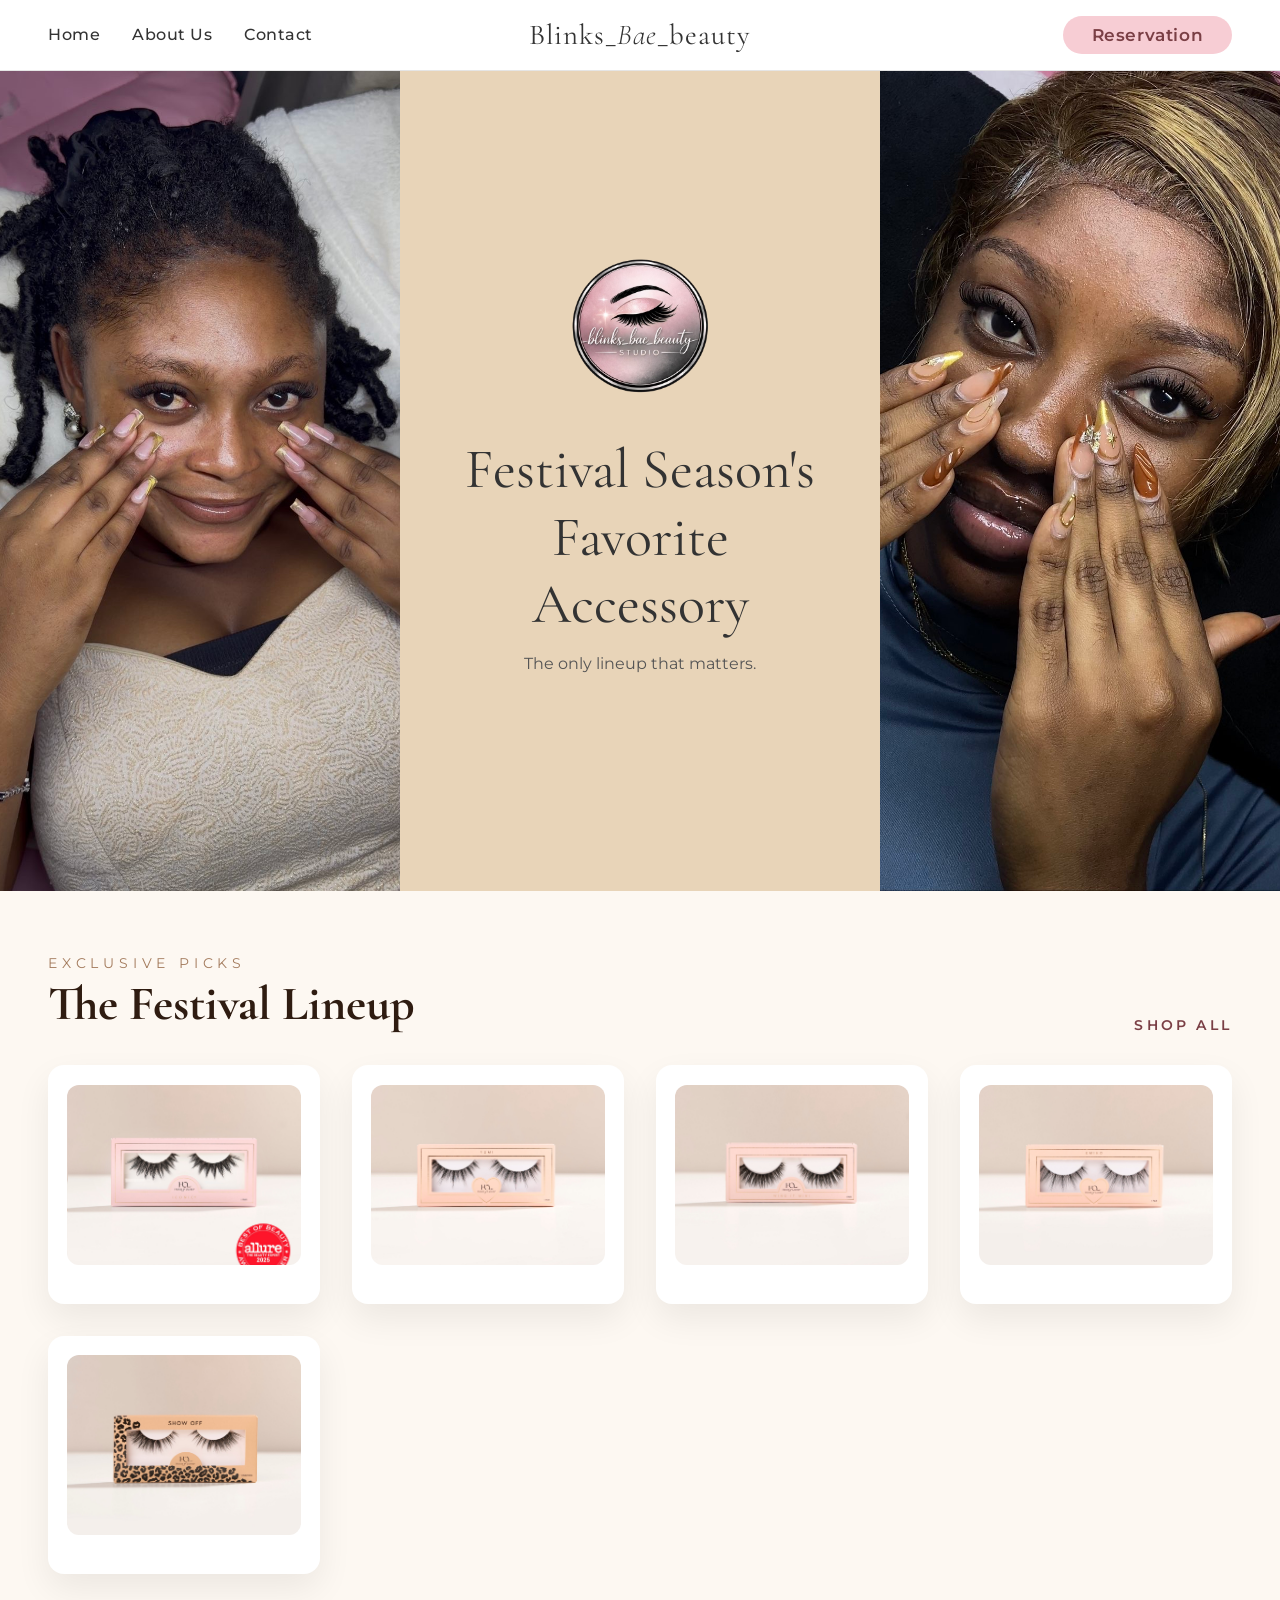
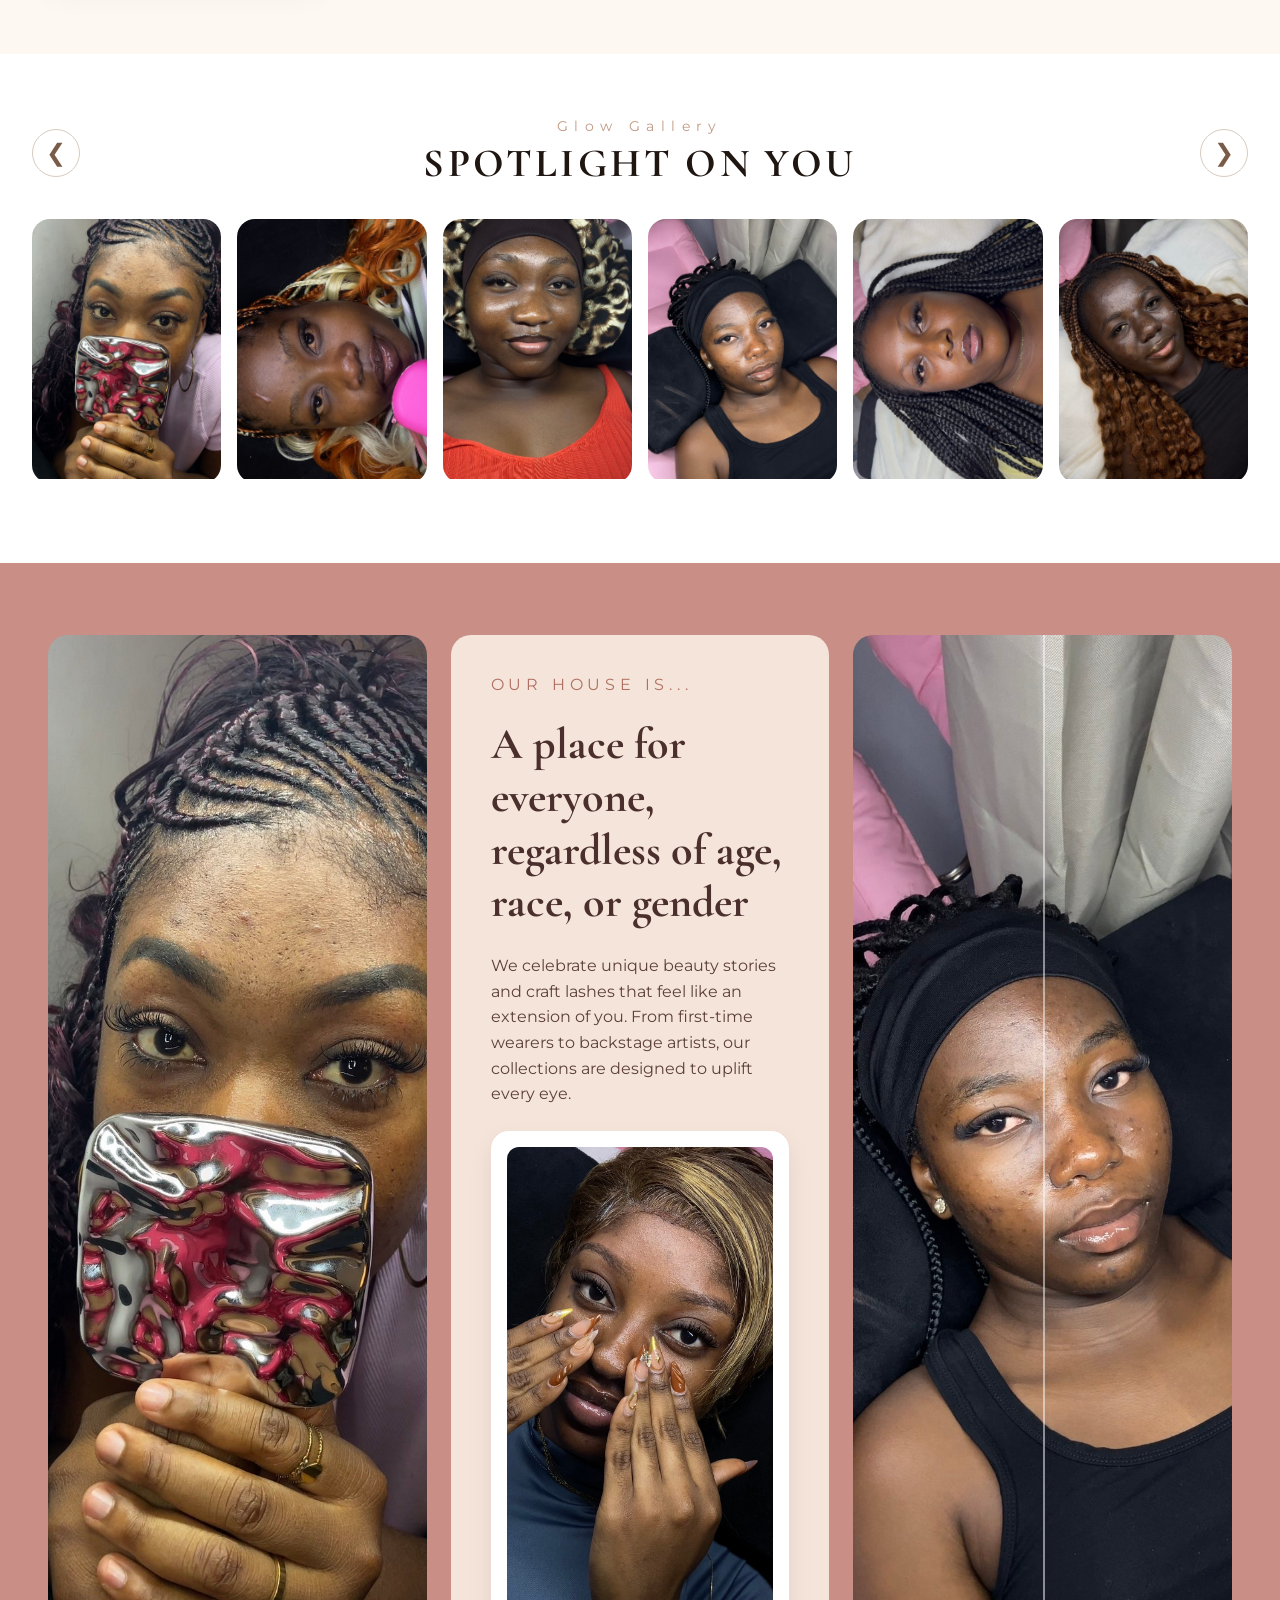
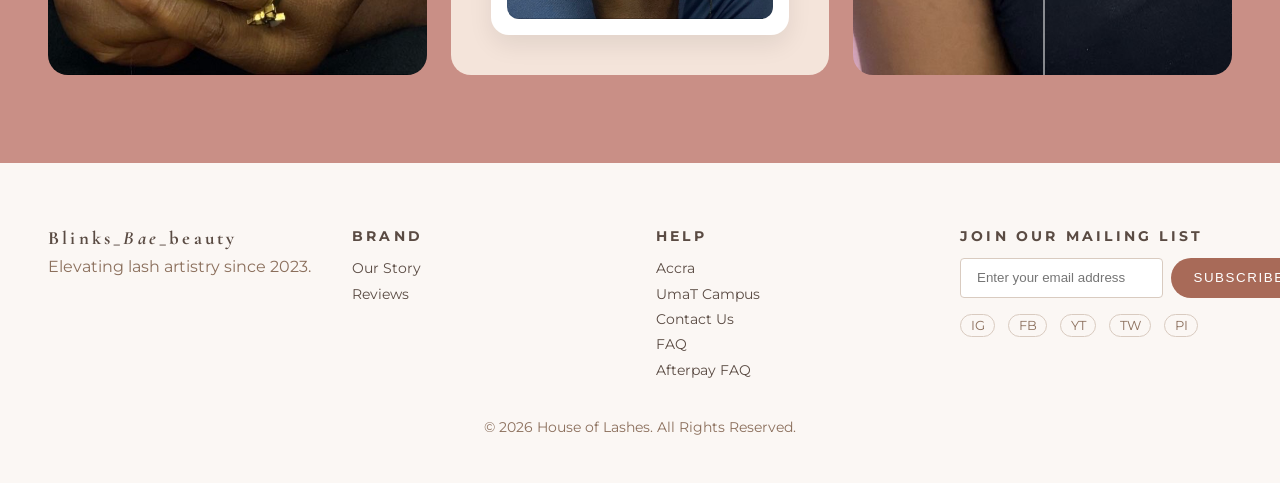
<file: index.html>
<!DOCTYPE html>
<html lang="en">
<head>
    <meta charset="UTF-8">
    <meta name="viewport" content="width=device-width, initial-scale=1.0">
    <title>House of Lashes - Festival Season's Favorite Accessory</title>
    <link rel="sitemap" type="application/xml" href="/sitemap.xml">
    <link rel="stylesheet" href="styles.css">
    <link rel="preconnect" href="https://fonts.googleapis.com">
    <link rel="preconnect" href="https://fonts.gstatic.com" crossorigin>
    <link href="https://fonts.googleapis.com/css2?family=Cormorant+Garamond:wght@300;400;500;600&family=Montserrat:wght@300;400;500;600&display=swap" rel="stylesheet">
</head>
<body>
    <header>
        <nav class="navbar">
            <input type="checkbox" id="nav-toggle" class="nav-toggle" aria-label="Toggle navigation">
            <label class="menu-toggle" for="nav-toggle">
                <span></span>
                <span></span>
                <span></span>
            </label>
            <div class="nav-left">
                <a href="index.html" class="nav-link">Home</a>
                <a href="#our-house" class="nav-link">About Us</a>
                <a href="contact.html" class="nav-link">Contact</a>
                <a href="contact.html#reservation" class="nav-link mobile-reservation">Reservation</a>
            </div>
            <div class="nav-center">
                <a href="index.html" class="logo">
                    <span class="logo-text">Blinks_<span class="logo-of">Bae</span>_beauty</span>
                </a>
            </div>
            <div class="nav-right">
                <a href="contact.html#reservation" class="nav-link reservation-link">Reservation</a>
            </div>
        </nav>
    </header>

    <main>
        <section class="hero">
            <div class="hero-left">
                <img src="img/IMG_2579.JPG" alt="Product showcase" class="hero-left-img">
            </div>
            <div class="hero-center">
                <div class="hero-badge">
                    <img src="img/21.png" alt="Festival feature badge">
                </div>
                <h1 class="hero-title">Festival Season's<br>Favorite Accessory</h1>
                <p class="hero-subtitle">The only lineup that matters.</p>
            </div>
            <div class="hero-right">
                <img src="img/Box.JPG" alt="Product box" class="model-img">
            </div>
        </section>
        <section class="lineup">
            <div class="lineup-header">
                <div>
                    <p class="lineup-kicker">Exclusive Picks</p>
                    <h2 class="lineup-title">The Festival Lineup</h2>
                </div>
                <a href="#" class="shop-all-link">SHOP ALL</a>
            </div>
            <div class="product-grid">
                <article class="product-card">
                    <div class="product-photo">
                        <img src="img/1.jpeg" alt="Iconic lash kit">
                    </div>
                    <div class="product-info">
                    </div>
                </article>
                <article class="product-card">
                    <div class="product-photo">
                        <img src="img/2.jpeg" alt="Clear Lash Glue">
                    </div>
                    <div class="product-info">
                    </div>
                </article>
                <article class="product-card">
                    <div class="product-photo">
                        <img src="img/3.jpeg" alt="Allura Lite product">
                    </div>
                    <div class="product-info">
                    </div>
                </article>
                <article class="product-card">
                    <div class="product-photo">
                        <img src="img/4.jpeg" alt="Yumi lash product">
                    </div>
                    <div class="product-info">
                    </div>
                </article>
                <article class="product-card">
                    <div class="product-photo">
                        <img src="img/5.jpeg" alt="Show Off lash product">
                    </div>
                    <div class="product-info">
                    </div>
                </article>
            </div>
        </section>
        <section class="spotlight">
            <div class="spotlight-header">
                <button class="spotlight-arrow prev" aria-label="Previous spotlight">&#10094;</button>
                <div class="spotlight-titles">
                    <p class="spotlight-kicker">Glow Gallery</p>
                    <h2 class="spotlight-title">SPOTLIGHT ON YOU</h2>
                </div>
                <button class="spotlight-arrow next" aria-label="Next spotlight">&#10095;</button>
            </div>
            <div class="spotlight-carousel">
                <article class="spotlight-card">
                    <img src="img/IMG_2584.JPG" alt="Smoky glam look">
                </article>
                <article class="spotlight-card">
                    <img src="img/IMG_2583.JPG" alt="Dewy glow tutorial">
                </article>
                <article class="spotlight-card">
                    <img src="img/IMG_2585.JPG" alt="Retro glam inspo">
                </article>
                <article class="spotlight-card">
                    <img src="img/IMG_2582.JPG" alt="Evening liner look">
                </article>
                <article class="spotlight-card">
                    <img src="img/IMG_2581.JPG" alt="Soft glam">
                </article>
                <article class="spotlight-card">
                    <img src="img/IMG_2580.JPG" alt="Golden hour glam">
                </article>
            </div>
        </section>
        <section class="our-house" id="our-house">
            <div class="our-house-grid">
                <div class="our-house-panel our-house-panel--image">
                    <img src="img/IMG_2584.JPG" alt="Two friends smiling">
                </div>
                <div class="our-house-panel our-house-panel--story">
                    <p class="our-house-kicker">Our House Is...</p>
                    <h2 class="our-house-title">A place for everyone,<br>regardless of age, race, or gender</h2>
                    <p class="our-house-copy">We celebrate unique beauty stories and craft lashes that feel like an extension of you. From first-time wearers to backstage artists, our collections are designed to uplift every eye.</p>
                    <div class="our-house-products">
                        <div class="product-box">
                            <img src="img/Box.JPG" alt="Curated lash essentials">
                        </div>
                    </div>
                </div>
                <div class="our-house-panel our-house-panel--image split">
                    <img src="img/IMG_2582.JPG" alt="Close up portrait">
                </div>
            </div>
        </section>
    </main>
        <footer class="site-footer">
            <div class="footer-top">
                <div class="footer-brand">
                    <h3>Blinks_<span>Bae</span>_beauty</h3>
                    <p>Elevating lash artistry since 2023.</p>
                </div>
                <div class="footer-column">
                    <h4>Brand</h4>
                    <ul>
                        <li><a href="#">Our Story</a></li>
                        <li><a href="#">Reviews</a></li>
                    </ul>
                </div>
                <div class="footer-column">
                    <h4>Help</h4>
                    <ul>
                        <li><a href="#">Accra</a></li>
                        <li><a href="#">UmaT Campus</a></li>
                        <li><a href="#">Contact Us</a></li>
                        <li><a href="#">FAQ</a></li>
                        <li><a href="#">Afterpay FAQ</a></li>
                    </ul>
                </div>
                <div class="footer-newsletter">
                    <h4>Join Our Mailing List</h4>
                    <form class="newsletter-form">
                        <input type="email" placeholder="Enter your email address" aria-label="Email address">
                        <button type="submit">Subscribe</button>
                    </form>
                    <div class="footer-social">
                        <a href="#" aria-label="Instagram">IG</a>
                        <a href="#" aria-label="Facebook">FB</a>
                        <a href="#" aria-label="YouTube">YT</a>
                        <a href="#" aria-label="Twitter">TW</a>
                        <a href="#" aria-label="Pinterest">PI</a>
                    </div>
                </div>
            </div>
            <div class="footer-bottom">
                <p>© 2026 House of Lashes. All Rights Reserved.</p>
            </div>
        </footer>

</body>
</html>
</file>
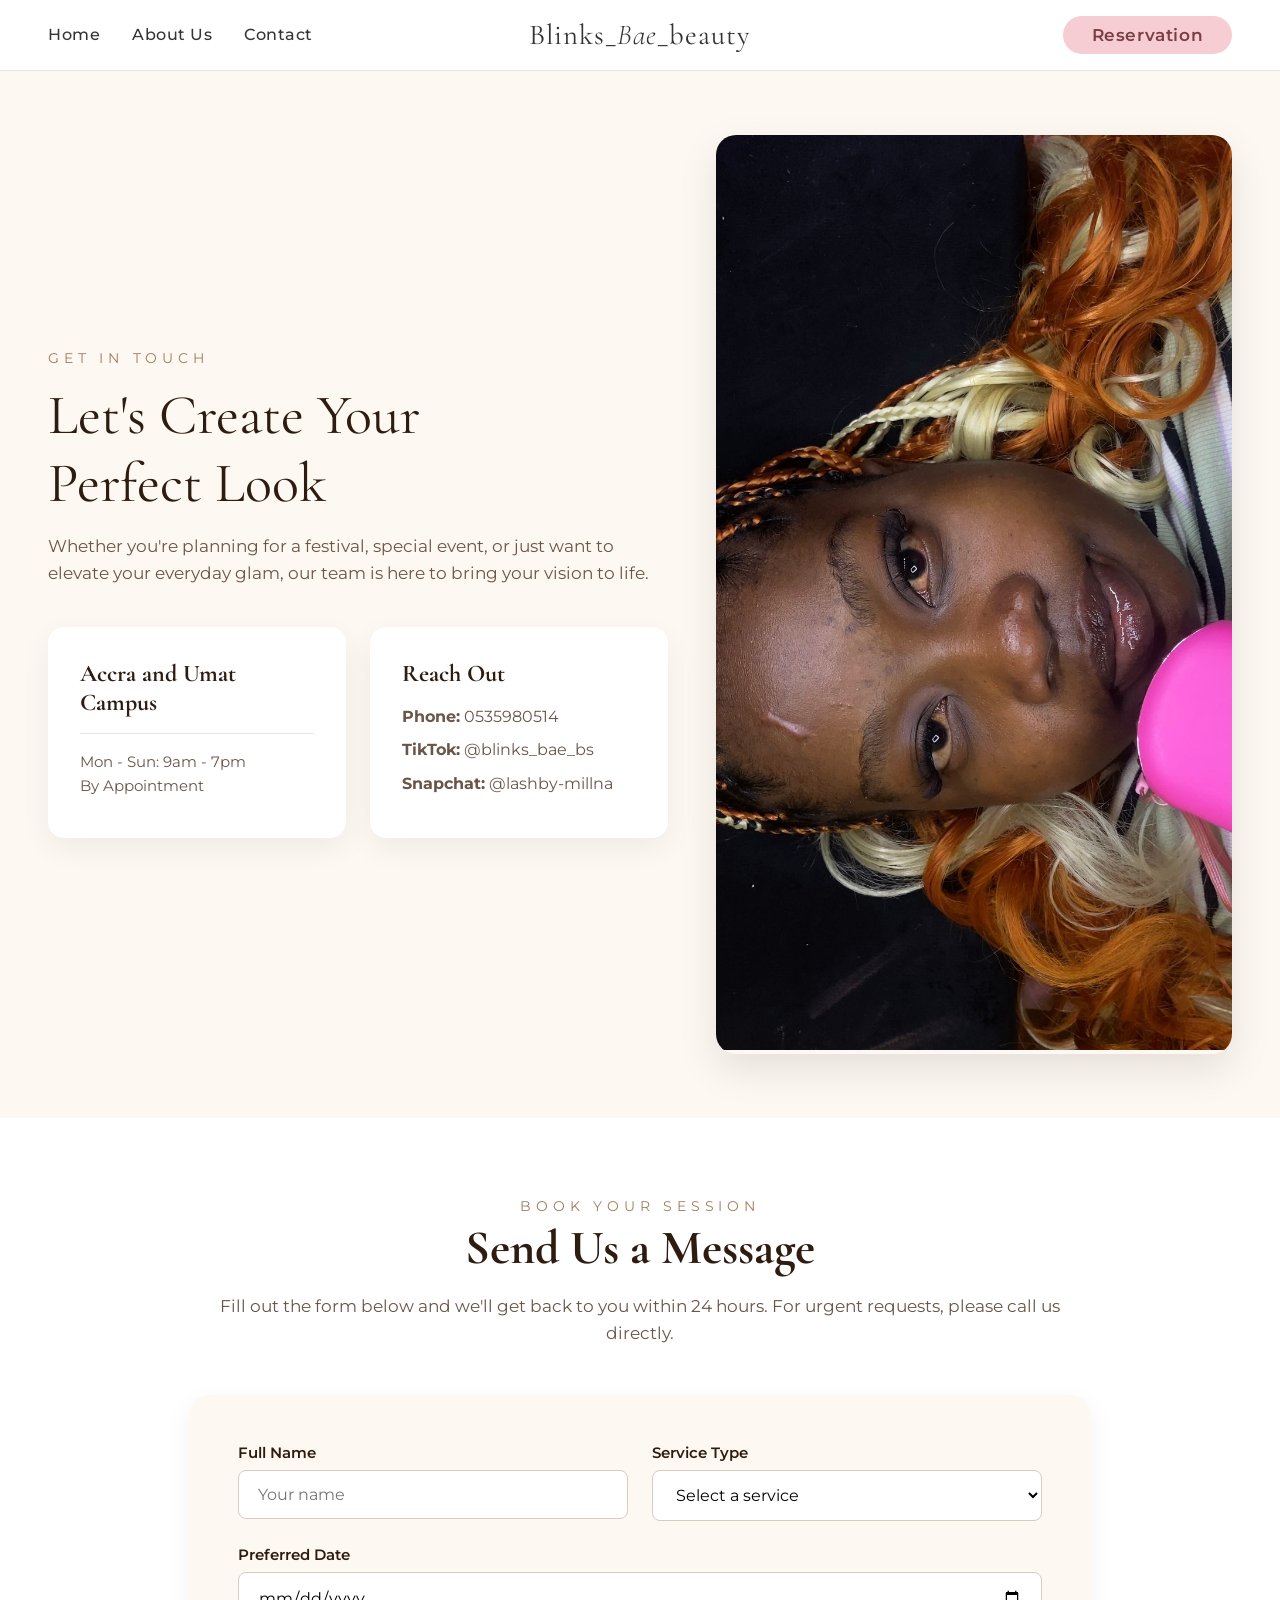
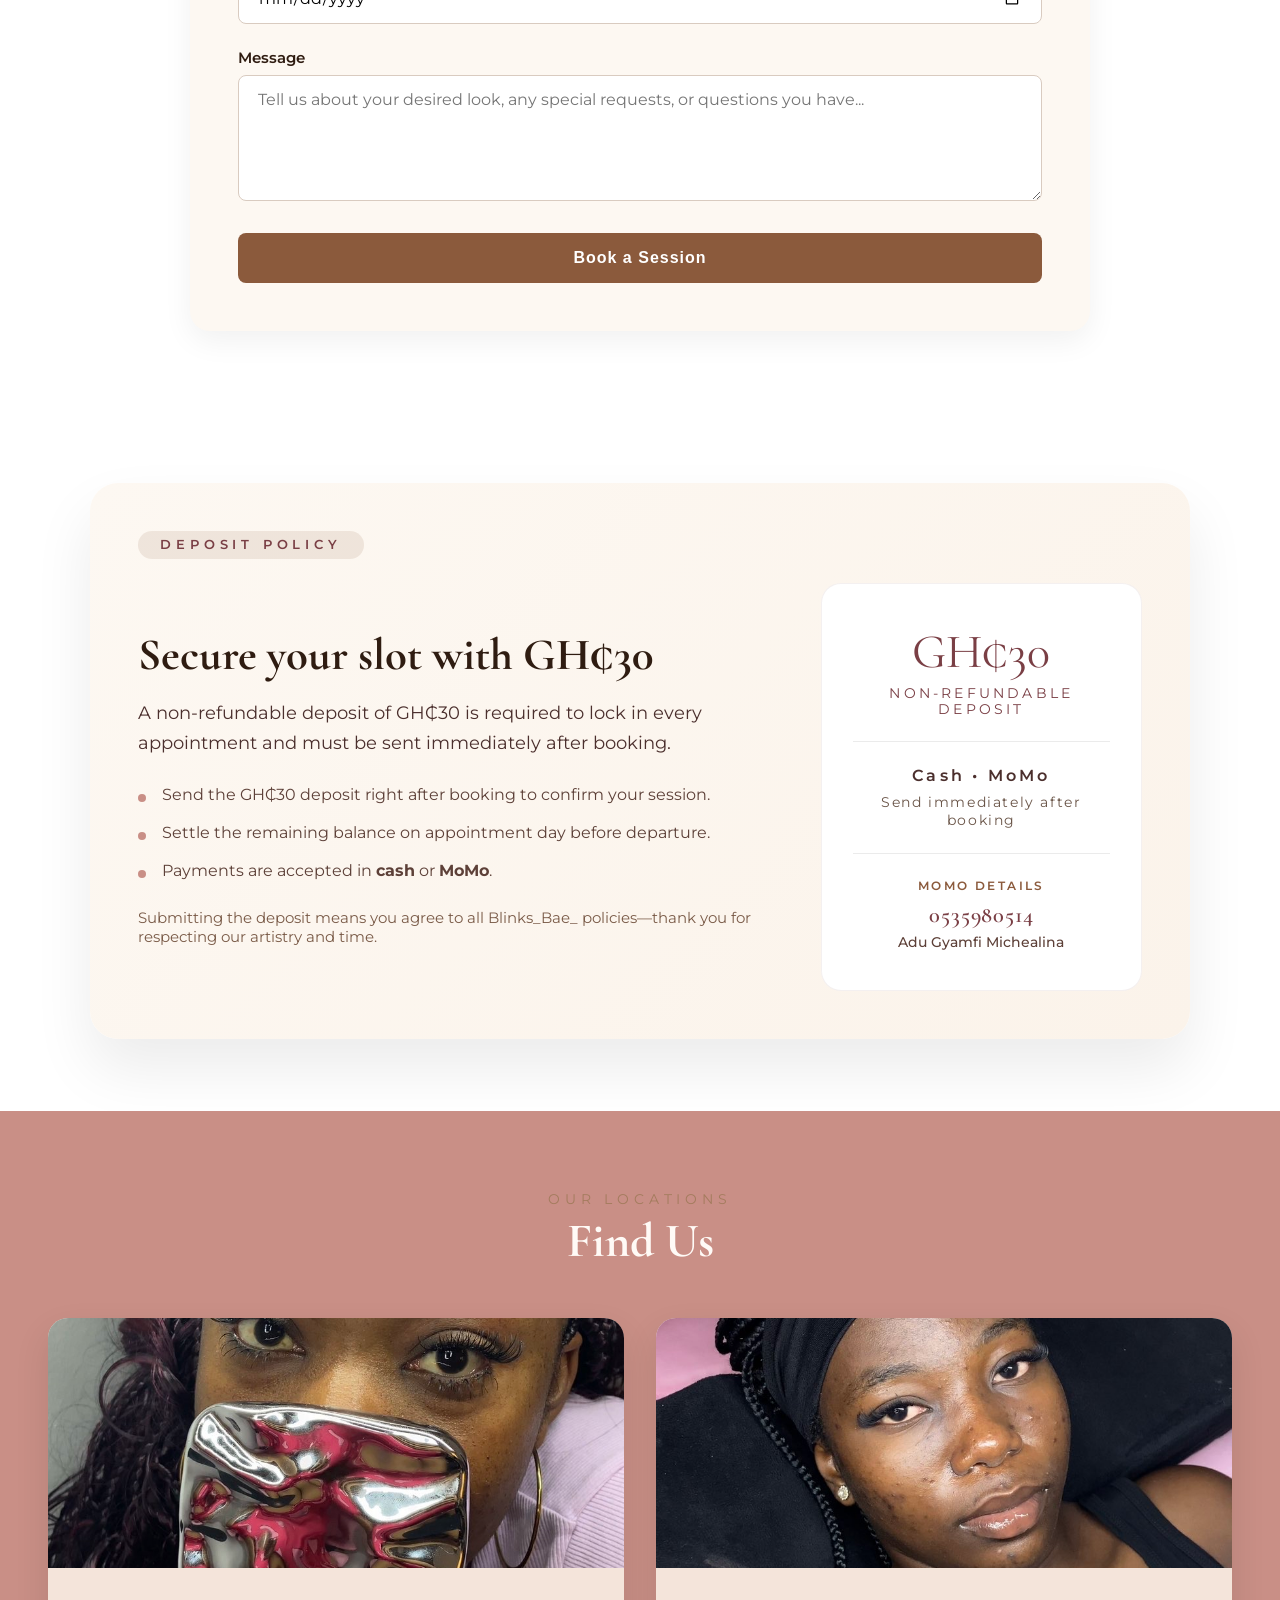
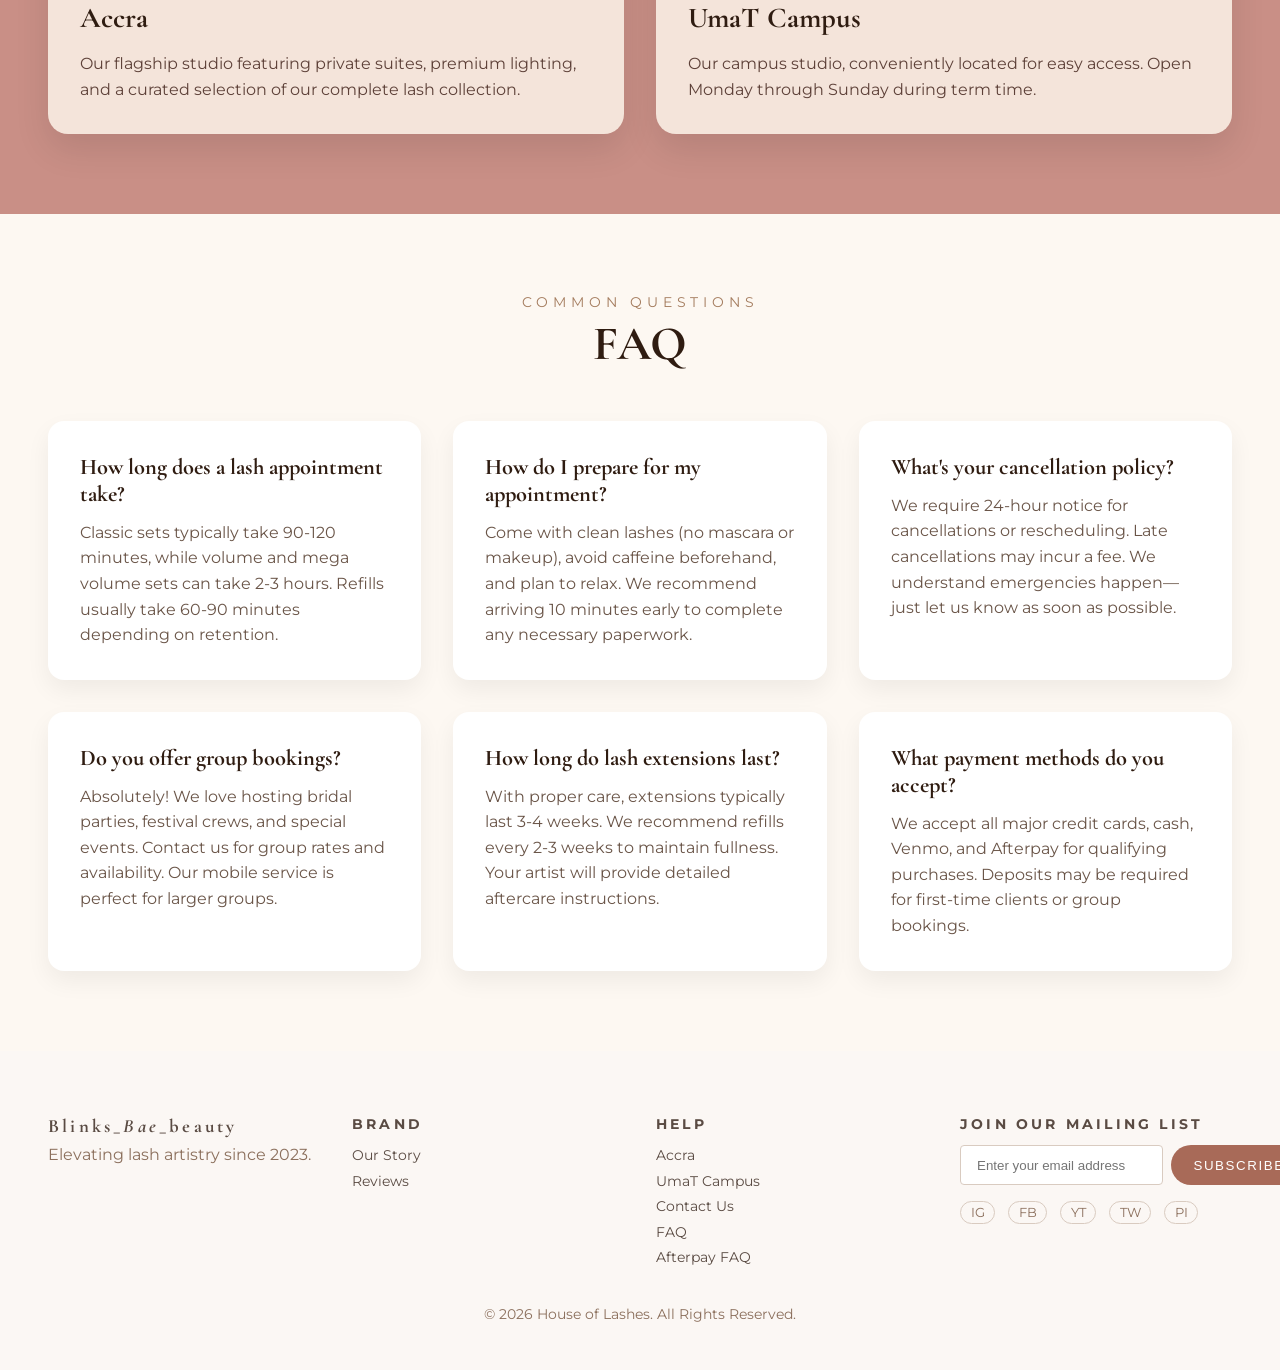
<file: contact.html>
<!DOCTYPE html>
<html lang="en">
<head>
    <meta charset="UTF-8">
    <meta name="viewport" content="width=device-width, initial-scale=1.0">
    <title>Contact - Blinks_Bae_beauty</title>
    <link rel="sitemap" type="application/xml" href="/sitemap.xml">
    <link rel="stylesheet" href="styles.css">
    <link rel="preconnect" href="https://fonts.googleapis.com">
    <link rel="preconnect" href="https://fonts.gstatic.com" crossorigin>
    <link href="https://fonts.googleapis.com/css2?family=Cormorant+Garamond:wght@300;400;500;600&family=Montserrat:wght@300;400;500;600&display=swap" rel="stylesheet">
</head>
<body>
    <header>
        <nav class="navbar">
            <input type="checkbox" id="nav-toggle" class="nav-toggle" aria-label="Toggle navigation">
            <label class="menu-toggle" for="nav-toggle">
                <span></span>
                <span></span>
                <span></span>
            </label>
            <div class="nav-left">
                <a href="index.html" class="nav-link">Home</a>
                <a href="index.html#our-house" class="nav-link">About Us</a>
                <a href="contact.html" class="nav-link">Contact</a>
                <a href="#reservation" class="nav-link mobile-reservation">Reservation</a>
            </div>
            <div class="nav-center">
                <a href="index.html" class="logo">
                    <span class="logo-text">Blinks_<span class="logo-of">Bae</span>_beauty</span>
                </a>
            </div>
            <div class="nav-right">
                <a href="#reservation" class="nav-link reservation-link">Reservation</a>
                <a href="#reservation" class="mobile-reserve-btn">Reserve</a>
            </div>
        </nav>
    </header>

    <main>
        <section class="contact-hero">
            <div class="contact-hero-content">
                <div class="contact-hero-text">
                    <p class="contact-kicker">Get In Touch</p>
                    <h1 class="contact-title">Let's Create Your<br>Perfect Look</h1>
                    <p class="contact-subtitle">Whether you're planning for a festival, special event, or just want to elevate your everyday glam, our team is here to bring your vision to life.</p>
                </div>
                <div class="contact-info-cards">
                    <div class="contact-info-card">
                        <h3>Accra and Umat Campus</h3>
                        <p class="contact-hours">Mon - Sun: 9am - 7pm<br>By Appointment</p>
                    </div>
                    <div class="contact-info-card">
                        <h3>Reach Out</h3>
                        <p><strong>Phone:</strong> 0535980514</p>
                        <p><strong>TikTok:</strong> @blinks_bae_bs</p>
                        <p><strong>Snapchat:</strong> @lashby-millna</p>
                    </div>
                </div>
            </div>
            <div class="contact-hero-image">
                <img src="img/IMG_2583.JPG" alt="Beautiful lash application">
            </div>
        </section>

        <section class="contact-form-section">
            <div class="contact-form-container">
                <div class="contact-form-intro">
                    <p class="lineup-kicker">Book Your Session</p>
                    <h2 class="lineup-title">Send Us a Message</h2>
                    <p class="contact-form-description">Fill out the form below and we'll get back to you within 24 hours. For urgent requests, please call us directly.</p>
                </div>
                <form class="contact-form" id="reservation">
                    <div class="form-grid">
                        <div class="form-group">
                            <label for="name">Full Name</label>
                            <input type="text" id="name" name="name" placeholder="Your name" required>
                        </div>
                        <div class="form-group">
                            <label for="service">Service Type</label>
                            <select id="service" name="service" required>
                                <option value="">Select a service</option>
                                <option value="classic">Classic Set - GH₵100</option>
                                <option value="hybrid">Hybrid Lashes - GH₵150-180</option>
                                <option value="volume">Volume Set - GH₵200-250</option>
                                <option value="removal">Removal - GH₵50</option>
                                <option value="other">Other</option>
                            </select>
                        </div>
                        <div class="form-group full-width">
                            <label for="date">Preferred Date</label>
                            <input type="date" id="date" name="date">
                        </div>
                        <div class="form-group full-width">
                            <label for="message">Message</label>
                            <textarea id="message" name="message" rows="5" placeholder="Tell us about your desired look, any special requests, or questions you have..."></textarea>
                        </div>
                    </div>
                    <button type="button" class="contact-submit-btn" onclick="sendToWhatsApp()">Book a Session</button>
                </form>
            </div>
        </section>

        <script>
            function sendToWhatsApp() {
                // Get form values
                const name = document.getElementById('name').value;
                const service = document.getElementById('service').value;
                const serviceText = document.getElementById('service').options[document.getElementById('service').selectedIndex].text;
                const date = document.getElementById('date').value;
                const message = document.getElementById('message').value;
                
                // Build WhatsApp message
                let whatsappMessage = "🌟 *New Lash Appointment Request* 🌟\n\n";
                whatsappMessage += `*Name:* ${name || 'Not provided'}\n`;
                whatsappMessage += `*Service:* ${serviceText || 'Not selected'}\n`;
                whatsappMessage += `*Preferred Date:* ${date || 'Not specified'}\n`;
                whatsappMessage += `*Message:* ${message || 'No additional message'}\n\n`;
                whatsappMessage += "Please confirm availability and deposit details. Thank you! 💅✨";
                
                // Encode message for URL
                const encodedMessage = encodeURIComponent(whatsappMessage);
                
                // Open WhatsApp with pre-filled message
                const whatsappUrl = `https://wa.me/233535980514?text=${encodedMessage}`;
                window.open(whatsappUrl, '_blank');
            }
        </script>

        <section class="contact-policy">
            <div class="policy-card">
                <div class="policy-badge">Deposit Policy</div>
                <div class="policy-grid">
                    <div class="policy-body">
                        <h2>Secure your slot with GH₵30</h2>
                        <p class="policy-lede">A non-refundable deposit of GH₵30 is required to lock in every appointment and must be sent immediately after booking.</p>
                        <ul class="policy-list">
                            <li>Send the GH₵30 deposit right after booking to confirm your session.</li>
                            <li>Settle the remaining balance on appointment day before departure.</li>
                            <li>Payments are accepted in <strong>cash</strong> or <strong>MoMo</strong>.</li>
                        </ul>
                        <p class="policy-footnote">Submitting the deposit means you agree to all Blinks_Bae_ policies—thank you for respecting our artistry and time.</p>
                    </div>
                    <div class="policy-highlight">
                        <p class="policy-amount">GH₵30</p>
                        <p class="policy-support">Non-refundable deposit</p>
                        <div class="policy-divider"></div>
                        <p class="policy-methods">Cash • MoMo</p>
                        <p class="policy-reminder">Send immediately after booking</p>
                        <div class="policy-divider"></div>
                        <p class="policy-momo-label">MoMo Details</p>
                        <p class="policy-momo-number">0535980514</p>
                        <p class="policy-momo-name">Adu Gyamfi Michealina</p>
                    </div>
                </div>
            </div>
        </section>

        <section class="contact-locations">
            <div class="contact-locations-header">
                <p class="lineup-kicker">Our Locations</p>
                <h2 class="lineup-title">Find Us</h2>
            </div>
            <div class="locations-grid">
                <article class="location-card">
                    <div class="location-image">
                        <img src="img/IMG_2584.JPG" alt="Accra Location">
                    </div>
                    <div class="location-info">
                        <h3>Accra</h3>
                        <p class="location-description">Our flagship studio featuring private suites, premium lighting, and a curated selection of our complete lash collection.</p>
                    </div>
                </article>
                <article class="location-card">
                    <div class="location-image">
                        <img src="img/IMG_2582.JPG" alt="UmaT Campus Location">
                    </div>
                    <div class="location-info">
                        <h3>UmaT Campus</h3>
                        <p class="location-description">Our campus studio, conveniently located for easy access. Open Monday through Sunday during term time.</p>
                    </div>
                </article>
            </div>
        </section>

        <section class="contact-faq">
            <div class="faq-header">
                <p class="lineup-kicker">Common Questions</p>
                <h2 class="lineup-title">FAQ</h2>
            </div>
            <div class="faq-grid">
                <div class="faq-item">
                    <h3>How long does a lash appointment take?</h3>
                    <p>Classic sets typically take 90-120 minutes, while volume and mega volume sets can take 2-3 hours. Refills usually take 60-90 minutes depending on retention.</p>
                </div>
                <div class="faq-item">
                    <h3>How do I prepare for my appointment?</h3>
                    <p>Come with clean lashes (no mascara or makeup), avoid caffeine beforehand, and plan to relax. We recommend arriving 10 minutes early to complete any necessary paperwork.</p>
                </div>
                <div class="faq-item">
                    <h3>What's your cancellation policy?</h3>
                    <p>We require 24-hour notice for cancellations or rescheduling. Late cancellations may incur a fee. We understand emergencies happen—just let us know as soon as possible.</p>
                </div>
                <div class="faq-item">
                    <h3>Do you offer group bookings?</h3>
                    <p>Absolutely! We love hosting bridal parties, festival crews, and special events. Contact us for group rates and availability. Our mobile service is perfect for larger groups.</p>
                </div>
                <div class="faq-item">
                    <h3>How long do lash extensions last?</h3>
                    <p>With proper care, extensions typically last 3-4 weeks. We recommend refills every 2-3 weeks to maintain fullness. Your artist will provide detailed aftercare instructions.</p>
                </div>
                <div class="faq-item">
                    <h3>What payment methods do you accept?</h3>
                    <p>We accept all major credit cards, cash, Venmo, and Afterpay for qualifying purchases. Deposits may be required for first-time clients or group bookings.</p>
                </div>
            </div>
        </section>
    </main>

    <footer class="site-footer">
        <div class="footer-top">
            <div class="footer-brand">
                <h3>Blinks_<span>Bae</span>_beauty</h3>
                <p>Elevating lash artistry since 2023.</p>
            </div>
            <div class="footer-column">
                <h4>Brand</h4>
                <ul>
                    <li><a href="index.html#our-house">Our Story</a></li>
                    <li><a href="#">Reviews</a></li>
                </ul>
            </div>
            <div class="footer-column">
                <h4>Help</h4>
                <ul>
                    <li><a href="#">Accra</a></li>
                    <li><a href="#">UmaT Campus</a></li>
                    <li><a href="contact.html">Contact Us</a></li>
                    <li><a href="#">FAQ</a></li>
                    <li><a href="#">Afterpay FAQ</a></li>
                </ul>
            </div>
            <div class="footer-newsletter">
                <h4>Join Our Mailing List</h4>
                <form class="newsletter-form">
                    <input type="email" placeholder="Enter your email address" aria-label="Email address">
                    <button type="submit">Subscribe</button>
                </form>
                <div class="footer-social">
                    <a href="#" aria-label="Instagram">IG</a>
                    <a href="#" aria-label="Facebook">FB</a>
                    <a href="#" aria-label="YouTube">YT</a>
                    <a href="#" aria-label="Twitter">TW</a>
                    <a href="#" aria-label="Pinterest">PI</a>
                </div>
            </div>
        </div>
        <div class="footer-bottom">
            <p>© 2026 House of Lashes. All Rights Reserved.</p>
        </div>
    </footer>

</body>
</html>
</file>
<file: styles.css>
.navbar {
    position: relative;
}

.nav-toggle {
    display: none;
}

.menu-toggle {
    display: none;
    flex-direction: column;
    gap: 5px;
    background: none;
    border: none;
    cursor: pointer;
    padding: 0.5rem;
}

.menu-toggle span {
    width: 24px;
    height: 2px;
    background: #333;
    display: block;
}

@media (max-width: 900px) {
    .navbar {
        justify-content: center;
        padding: 1rem 1.5rem;
    }

    .nav-right .icon-btn {
        display: none;
    }

    .nav-right .reservation-link {
        display: none;
    }

    .nav-right {
        flex: 0;
        gap: 0.5rem;
        margin-left: auto;
    }

    .mobile-reserve-btn {
        display: inline-block;
        padding: 0.5rem 1rem;
        background: #f7cdd4;
        color: #7a3f45;
        text-decoration: none;
        border-radius: 999px;
        font-weight: 600;
        font-size: 0.85rem;
        transition: all 0.3s ease;
        box-shadow: 0 2px 8px rgba(247, 205, 212, 0.3);
    }

    .mobile-reserve-btn:hover {
        background: #f4b8c1;
        transform: translateY(-1px);
        box-shadow: 0 4px 12px rgba(247, 205, 212, 0.5);
    }

    .nav-center {
        flex: 0 0 auto;
        margin: 0 auto;
    }

    .mobile-reservation {
        display: inline-block;
        padding: 0.7rem 1.5rem;
        background: #f7cdd4;
        border-radius: 999px;
        font-weight: 600;
        margin: 0.5rem 1rem;
        text-align: center;
        color: #7a3f45;
        box-shadow: 0 4px 12px rgba(247, 205, 212, 0.4);
        transition: all 0.3s ease;
    }

    .mobile-reservation:hover {
        background: #f4b8c1;
        transform: translateY(-2px);
        box-shadow: 0 6px 16px rgba(247, 205, 212, 0.6);
    }

    .menu-toggle {
        display: flex;
        margin-right: auto;
    }

    .nav-left {
        position: absolute;
        top: 100%;
        left: 1.5rem;
        right: 1.5rem;
        background: white;
        flex-direction: column;
        padding: 1rem 0;
        border-bottom: 1px solid #eee;
        box-shadow: 0 12px 20px rgba(0, 0, 0, 0.08);
        transform: translateY(-12px);
        opacity: 0;
        pointer-events: none;
        transition: opacity 0.3s ease, transform 0.3s ease;
        border-radius: 0 0 12px 12px;
    }

    .nav-left .nav-link {
        padding: 0.75rem 1.5rem;
        border-bottom: 1px solid #f5f5f5;
    }

    .nav-left .nav-link:last-child {
        border-bottom: none;
    }

    .nav-toggle:checked + .menu-toggle + .nav-left {
        opacity: 1;
        pointer-events: auto;
        transform: translateY(0);
    }
}

* {
    margin: 0;
    padding: 0;
    box-sizing: border-box;
}

body {
    font-family: 'Montserrat', sans-serif;
    color: #333;
    overflow-x: hidden;
}

header {
    background: white;
    border-bottom: 1px solid #e5e5e5;
    position: sticky;
    top: 0;
    z-index: 100;
}

.navbar {
    display: flex;
    justify-content: space-between;
    align-items: center;
    padding: 1rem 3rem;
    max-width: 1400px;
    margin: 0 auto;
}

.nav-left,
.nav-right {
    display: flex;
    align-items: center;
    gap: 2rem;
    flex: 1;
}

.nav-right {
    justify-content: flex-end;
    gap: 1.5rem;
}

.nav-center {
    flex: 0 0 auto;
}

.nav-link {
    text-decoration: none;
    color: #333;
    font-size: 1rem;
    font-weight: 500;
    letter-spacing: 0.5px;
    transition: color 0.3s ease;
}

.nav-link:hover {
    color: #8b6f47;
}

.mobile-reservation {
    display: none;
}

.logo {
    text-decoration: none;
}

.logo-text {
    font-family: 'Cormorant Garamond', serif;
    font-size: 1.8rem;
    font-weight: 400;
    color: #333;
    letter-spacing: 1px;
}

.logo-of {
    font-style: italic;
    font-weight: 300;
}

.icon-btn {
    background: none;
    border: none;
    cursor: pointer;
    padding: 0.5rem;
    color: #333;
    transition: color 0.3s ease;
}

.icon-btn:hover {
    color: #8b6f47;
}

.hero {
    display: grid;
    grid-template-columns: 1fr 1.2fr 1fr;
    min-height: calc(100vh - 80px);
    position: relative;
}

.hero-left {
    background: #f5e6d3;
    display: flex;
    align-items: center;
    justify-content: center;
    padding: 0;
    position: relative;
    overflow: hidden;
}

.hero-left-img {
    width: 100%;
    height: 100%;
    object-fit: cover;
    object-position: center;
    transform: scale(1.12);
    border-radius: 20px;
    box-shadow: 0 10px 30px rgba(0, 0, 0, 0.12);
}


.product-stack {
    position: relative;
    width: 280px;
    height: 400px;
}

.product-img {
    position: absolute;
    width: 240px;
    height: auto;
    border-radius: 8px;
    box-shadow: 0 4px 20px rgba(0, 0, 0, 0.1);
    background: white;
    padding: 1rem;
}

.product-1 {
    top: 0;
    left: 0;
    transform: rotate(-5deg);
    z-index: 3;
}

.product-2 {
    top: 80px;
    left: 20px;
    transform: rotate(2deg);
    z-index: 2;
}

.product-3 {
    top: 160px;
    left: 0;
    transform: rotate(-3deg);
    z-index: 1;
}

.hero-center {
    background: #e8d4b8;
    display: flex;
    flex-direction: column;
    align-items: center;
    justify-content: center;
    padding: 3rem;
    text-align: center;
}

.hero-badge {
    margin-bottom: 1.5rem;
}

.hero-badge img {
    width: 160px;
    height: auto;
}


.hero-title {
    font-family: 'Cormorant Garamond', serif;
    font-size: 3.5rem;
    font-weight: 400;
    color: #333;
    line-height: 1.2;
    margin-bottom: 1rem;
}

.hero-subtitle {
    font-size: 1rem;
    color: #555;
    margin-bottom: 2.5rem;
    font-weight: 400;
}

.cta-btn {
    background: #8b5a3c;
    color: white;
    border: none;
    padding: 1rem 2.5rem;
    font-size: 0.875rem;
    font-weight: 600;
    letter-spacing: 1px;
    cursor: pointer;
    transition: background 0.3s ease, transform 0.2s ease;
}

.cta-btn:hover {
    background: #6d4530;
    transform: translateY(-2px);
}

.hero-right {
    background: #b8d4e8;
    display: flex;
    align-items: center;
    justify-content: center;
    overflow: hidden;
    position: relative;
}

.model-img {
    width: 100%;
    height: 100%;
    object-fit: cover;
    object-position: center;
}

.accessibility-btn {
    position: fixed;
    bottom: 2rem;
    left: 2rem;
    width: 50px;
    height: 50px;
    border-radius: 50%;
    background: #0066cc;
    border: none;
    cursor: pointer;
    display: flex;
    align-items: center;
    justify-content: center;
    box-shadow: 0 4px 12px rgba(0, 0, 0, 0.2);
    transition: transform 0.3s ease, background 0.3s ease;
    z-index: 1000;
}

.accessibility-btn:hover {
    background: #0052a3;
    transform: scale(1.1);
}

@media (max-width: 1024px) {
    .hero {
        grid-template-columns: 1fr;
        grid-template-rows: auto auto auto;
    }

    .hero-left,
    .hero-center,
    .hero-right {
        min-height: 400px;
    }

    .navbar {
        padding: 1rem 1.5rem;
        flex-wrap: wrap;
    }

    .nav-left,
    .nav-right {
        gap: 1rem;
    }

    .hero-title {
        font-size: 2.5rem;
    }
}

@media (max-width: 768px) {
    .navbar {
        flex-direction: column;
        gap: 1rem;
    }

    .nav-left,
    .nav-right {
        flex-direction: column;
        gap: 0.5rem;
    }

    .hero-title {
        font-size: 2rem;
    }

    .product-stack {
        width: 220px;
        height: 320px;
    }

    .product-img {
        width: 180px;
    }

    .accessibility-btn {
        bottom: 1rem;
        left: 1rem;
        width: 40px;
        height: 40px;
    }
}


.reservation-link {
    background: #f7cdd4;
    color: #7a3f45;
    padding: 0.55rem 1.8rem;
    border-radius: 999px;
    font-weight: 600;
    font-size: 1.05rem;
    letter-spacing: 0.6px;
    transition: background 0.3s ease, color 0.3s ease, transform 0.2s ease;
}

.reservation-link:hover {
    background: #f4b8c1;
    color: #4b2025;
    transform: translateY(-2px);
}

.mobile-reserve-btn {
    display: none;
}


.lineup {
    background: #fdf8f2;
    padding: 4rem 3rem 5rem;
}

.lineup-header {
    display: flex;
    justify-content: space-between;
    align-items: flex-end;
    margin-bottom: 2rem;
}

.lineup-kicker {
    letter-spacing: 0.3rem;
    font-size: 0.85rem;
    text-transform: uppercase;
    color: #a47c5e;
    margin-bottom: 0.3rem;
}

.lineup-title {
    font-family: 'Cormorant Garamond', serif;
    font-size: 3rem;
    color: #2f1c11;
}

.shop-all-link {
    text-decoration: none;
    letter-spacing: 0.2rem;
    font-size: 0.85rem;
    font-weight: 600;
    color: #7a3f45;
}

.product-grid {
    display: grid;
    grid-template-columns: repeat(auto-fit, minmax(220px, 1fr));
    gap: 2rem;
}

.product-card {
    background: #fff;
    border-radius: 16px;
    padding: 1.2rem;
    box-shadow: 0 15px 35px rgba(0, 0, 0, 0.07);
    display: flex;
    flex-direction: column;
    gap: 1rem;
}

.product-photo img {
    width: 100%;
    height: 180px;
    object-fit: cover;
    border-radius: 12px;
}

.product-info h3 {
    font-size: 1rem;
    margin-bottom: 0.4rem;
}

@media (max-width: 768px) {
    .lineup {
        padding: 3rem 1.5rem;
    }

    .lineup-header {
        flex-direction: column;
        align-items: flex-start;
        gap: 1rem;
    }
}
.product-copy {
    font-size: 0.95rem;
    color: #6a5548;
    line-height: 1.4;
}



.spotlight {
    background: #fff;
    padding: 4rem 2rem 5rem;
}

.spotlight-header {
    display: flex;
    align-items: center;
    justify-content: space-between;
    margin-bottom: 2rem;
    gap: 1.5rem;
}

.spotlight-titles {
    text-align: center;
    flex: 1;
}

.spotlight-kicker {
    letter-spacing: 0.4rem;
    font-size: 0.85rem;
    color: #c19a84;
    margin-bottom: 0.3rem;
}

.spotlight-title {
    font-family: 'Cormorant Garamond', serif;
    font-size: 2.5rem;
    letter-spacing: 0.2rem;
    color: #1f1612;
}

.spotlight-arrow {
    width: 48px;
    height: 48px;
    border-radius: 50%;
    border: 1px solid #d9cbc0;
    background: transparent;
    cursor: pointer;
    font-size: 1.5rem;
    color: #7a5b48;
}

.spotlight-carousel {
    display: grid;
    grid-template-columns: repeat(auto-fit, minmax(140px, 1fr));
    gap: 1rem;
}

.spotlight-card {
    position: relative;
    border-radius: 18px;
    overflow: hidden;
}

.spotlight-card img {
    width: 100%;
    height: 260px;
    object-fit: cover;
}

.spotlight-caption {
    text-align: center;
    margin-top: 0.5rem;
    font-weight: 600;
    color: #4b3122;
}

@media (max-width: 768px) {
    .spotlight-header {
        flex-direction: column;
    }

    .spotlight-carousel {
        grid-auto-flow: column;
        grid-auto-columns: 60%;
        overflow-x: auto;
        scroll-snap-type: x mandatory;
    }

    .spotlight-card {
        scroll-snap-align: start;
    }
}


.our-house {
    background: #c98f86;
    color: #fffaf6;
    padding: 4.5rem 3rem 5.5rem;
}

.our-house-grid {
    display: grid;
    grid-template-columns: repeat(auto-fit, minmax(280px, 1fr));
    gap: 1.5rem;
    align-items: stretch;
}

.our-house-panel {
    border-radius: 20px;
    overflow: hidden;
    position: relative;
}

.our-house-panel--image img {
    width: 100%;
    height: 100%;
    object-fit: cover;
}

.our-house-panel--story {
    background: #f4e4da;
    color: #4b2f2d;
    padding: 2.5rem;
    display: flex;
    flex-direction: column;
    gap: 1.5rem;
}

.our-house-kicker {
    font-size: 1rem;
    letter-spacing: 0.3rem;
    text-transform: uppercase;
    color: #b17063;
}

.our-house-title {
    font-family: 'Cormorant Garamond', serif;
    font-size: 2.75rem;
    line-height: 1.2;
}

.our-house-copy {
    line-height: 1.6;
    color: #5d4038;
}

.our-house-products {
    display: grid;
    grid-template-columns: repeat(auto-fit, minmax(140px, 1fr));
    gap: 1rem;
    justify-content: center;
}

.product-box {
    background: #fff;
    border-radius: 18px;
    padding: 1rem;
    display: flex;
    align-items: center;
    justify-content: center;
    box-shadow: 0 10px 25px rgba(0, 0, 0, 0.08);
}

.product-box img {
    width: 100%;
    border-radius: 12px;
}

.our-house-panel--image.split::after {
    content: '';
    position: absolute;
    top: 0;
    bottom: 0;
    width: 2px;
    background: rgba(255, 255, 255, 0.5);
    left: 50%;
}

@media (max-width: 768px) {
    .our-house {
        padding: 3rem 1.5rem;
    }

    .our-house-panel--story {
        padding: 1.8rem;
    }
}


.site-footer {
    background: #fbf7f4;
    color: #5a4b43;
    padding: 4rem 3rem 3rem;
}

.footer-top {
    display: grid;
    grid-template-columns: repeat(auto-fit, minmax(180px, 1fr));
    gap: 2rem;
    align-items: flex-start;
    margin-bottom: 2.5rem;
}

.footer-brand h3 {
    font-family: 'Cormorant Garamond', serif;
    letter-spacing: 0.2rem;
    margin-bottom: 0.5rem;
}

.footer-brand span {
    font-style: italic;
}

.footer-brand p {
    color: #8b6f5c;
}

.footer-column h4,
.footer-newsletter h4 {
    text-transform: uppercase;
    letter-spacing: 0.2rem;
    font-size: 0.9rem;
    margin-bottom: 0.8rem;
}

.footer-column ul {
    list-style: none;
    padding: 0;
    margin: 0;
    display: flex;
    flex-direction: column;
    gap: 0.4rem;
}

.footer-column a {
    text-decoration: none;
    color: #5a4b43;
    font-size: 0.9rem;
}

.newsletter-form {
    display: flex;
    gap: 0.5rem;
    margin-bottom: 1rem;
}

.newsletter-form input {
    flex: 1;
    padding: 0.7rem 1rem;
    border: 1px solid #d9cbc0;
    border-radius: 4px;
}

.newsletter-form button {
    background: #a86a58;
    color: white;
    border: none;
    padding: 0.7rem 1.4rem;
    text-transform: uppercase;
    letter-spacing: 0.1rem;
    cursor: pointer;
    border-radius: 999px;
}

.footer-social {
    display: flex;
    gap: 0.8rem;
}

.footer-social a {
    text-decoration: none;
    color: #8b6f5c;
    border: 1px solid #d9cbc0;
    padding: 0.2rem 0.6rem;
    border-radius: 999px;
    font-size: 0.8rem;
}

.footer-bottom {
    text-align: center;
    font-size: 0.85rem;
    color: #8b6f5c;
}

@media (max-width: 768px) {
    .newsletter-form {
        flex-direction: column;
    }

    .newsletter-form button {
        width: 100%;
    }
}

@media (max-width: 600px) {
    body {
        font-size: 0.95rem;
    }

    .navbar {
        padding: 0.75rem 1rem;
        gap: 0.5rem;
    }

    .nav-left,
    .nav-right {
        width: 100%;
        align-items: center;
        text-align: center;
    }

    .hero-left,
    .hero-center,
    .hero-right {
        min-height: 280px;
    }

    .hero-center {
        padding: 2rem 1.5rem;
    }

    .hero-title {
        font-size: 1.8rem;
    }

    .hero-subtitle {
        font-size: 0.9rem;
        margin-bottom: 1.5rem;
    }

    .cta-btn {
        width: 100%;
    }

    .product-grid {
        grid-template-columns: 1fr;
    }

    .spotlight {
        padding: 3rem 1rem 4rem;
    }

    .spotlight-carousel {
        grid-auto-columns: 80%;
    }

    .our-house {
        padding: 3rem 1rem 4rem;
    }

    .our-house-panel--story {
        gap: 1rem;
    }

    .site-footer {
        padding: 3rem 1.5rem;
    }

    .footer-top {
        gap: 1.5rem;
    }
}


.our-house-products.centered {
    justify-content: center;
}

.our-house-products.centered .product-box {
    max-width: 220px;
}


.contact-hero {
    display: grid;
    grid-template-columns: 1.2fr 1fr;
    gap: 3rem;
    padding: 4rem 3rem;
    background: #fdf8f2;
    align-items: center;
}

.contact-hero-content {
    display: flex;
    flex-direction: column;
    gap: 2.5rem;
}

.contact-hero-text {
    display: flex;
    flex-direction: column;
    gap: 1rem;
}

.contact-kicker {
    letter-spacing: 0.3rem;
    font-size: 0.85rem;
    text-transform: uppercase;
    color: #a47c5e;
}

.contact-title {
    font-family: 'Cormorant Garamond', serif;
    font-size: 3.5rem;
    font-weight: 400;
    color: #2f1c11;
    line-height: 1.2;
}

.contact-subtitle {
    font-size: 1.05rem;
    color: #6a5548;
    line-height: 1.6;
}

.contact-info-cards {
    display: grid;
    grid-template-columns: repeat(auto-fit, minmax(250px, 1fr));
    gap: 1.5rem;
}

.contact-info-card {
    background: white;
    padding: 2rem;
    border-radius: 16px;
    box-shadow: 0 10px 30px rgba(0, 0, 0, 0.06);
}

.contact-info-card h3 {
    font-family: 'Cormorant Garamond', serif;
    font-size: 1.5rem;
    margin-bottom: 1rem;
    color: #2f1c11;
}

.contact-info-card p {
    color: #6a5548;
    line-height: 1.6;
    margin-bottom: 0.5rem;
}

.contact-hours {
    margin-top: 1rem;
    padding-top: 1rem;
    border-top: 1px solid #e5e5e5;
    font-size: 0.95rem;
}

.contact-hero-image {
    border-radius: 20px;
    overflow: hidden;
    box-shadow: 0 15px 40px rgba(0, 0, 0, 0.1);
}

.contact-hero-image img {
    width: 100%;
    height: 100%;
    object-fit: cover;
    min-height: 500px;
}

.contact-form-section {
    background: white;
    padding: 5rem 3rem;
}

.contact-form-container {
    max-width: 900px;
    margin: 0 auto;
}

.contact-form-intro {
    text-align: center;
    margin-bottom: 3rem;
}

.contact-form-description {
    font-size: 1.05rem;
    color: #6a5548;
    line-height: 1.6;
    margin-top: 1rem;
}

.contact-form {
    background: #fdf8f2;
    padding: 3rem;
    border-radius: 20px;
    box-shadow: 0 10px 30px rgba(0, 0, 0, 0.06);
}

.form-grid {
    display: grid;
    grid-template-columns: repeat(2, 1fr);
    gap: 1.5rem;
    margin-bottom: 2rem;
}

.form-group {
    display: flex;
    flex-direction: column;
    gap: 0.5rem;
}

.form-group.full-width {
    grid-column: 1 / -1;
}

.form-group label {
    font-weight: 600;
    color: #2f1c11;
    font-size: 0.95rem;
}

.form-group input,
.form-group select,
.form-group textarea {
    padding: 0.9rem 1.2rem;
    border: 1px solid #d9cbc0;
    border-radius: 8px;
    font-family: 'Montserrat', sans-serif;
    font-size: 1rem;
    background: white;
    transition: border-color 0.3s ease, box-shadow 0.3s ease;
}

.form-group input:focus,
.form-group select:focus,
.form-group textarea:focus {
    outline: none;
    border-color: #a47c5e;
    box-shadow: 0 0 0 3px rgba(164, 124, 94, 0.1);
}

.form-group textarea {
    resize: vertical;
    min-height: 120px;
}

.contact-submit-btn {
    background: #8b5a3c;
    color: white;
    border: none;
    padding: 1rem 3rem;
    font-size: 1rem;
    font-weight: 600;
    letter-spacing: 1px;
    cursor: pointer;
    border-radius: 8px;
    transition: background 0.3s ease, transform 0.2s ease;
    width: 100%;
    display: block;
    text-align: center;
    text-decoration: none;
}

.contact-submit-btn:hover {
    background: #6d4530;
    transform: translateY(-2px);
    color: white;
}

.contact-locations {
    background: #c98f86;
    padding: 5rem 3rem;
}

.contact-locations-header {
    text-align: center;
    margin-bottom: 3rem;
}

.contact-locations-header .lineup-title {
    color: #fffaf6;
}

.locations-grid {
    display: grid;
    grid-template-columns: repeat(auto-fit, minmax(300px, 1fr));
    gap: 2rem;
    max-width: 1200px;
    margin: 0 auto;
}

.location-card {
    background: #f4e4da;
    border-radius: 20px;
    overflow: hidden;
    box-shadow: 0 15px 35px rgba(0, 0, 0, 0.1);
    display: flex;
    flex-direction: column;
}

.location-image {
    width: 100%;
    height: 250px;
    overflow: hidden;
}

.location-image img {
    width: 100%;
    height: 100%;
    object-fit: cover;
}

.location-info {
    padding: 2rem;
    display: flex;
    flex-direction: column;
    gap: 1rem;
    flex: 1;
}

.location-info h3 {
    font-family: 'Cormorant Garamond', serif;
    font-size: 1.8rem;
    color: #2f1c11;
}

.location-address {
    font-weight: 600;
    color: #4b2f2d;
    font-size: 0.95rem;
}

.location-description {
    color: #5d4038;
    line-height: 1.6;
    flex: 1;
}

.location-link {
    display: inline-block;
    text-decoration: none;
    color: #7a3f45;
    font-weight: 600;
    font-size: 0.95rem;
    letter-spacing: 0.5px;
    transition: color 0.3s ease;
}

.location-link:hover {
    color: #4b2025;
}

.contact-faq {
    background: #fdf8f2;
    padding: 5rem 3rem;
}

.faq-header {
    text-align: center;
    margin-bottom: 3rem;
}

.faq-grid {
    display: grid;
    grid-template-columns: repeat(auto-fit, minmax(320px, 1fr));
    gap: 2rem;
    max-width: 1200px;
    margin: 0 auto;
}

.faq-item {
    background: white;
    padding: 2rem;
    border-radius: 16px;
    box-shadow: 0 10px 25px rgba(0, 0, 0, 0.06);
}

.faq-item h3 {
    font-family: 'Cormorant Garamond', serif;
    font-size: 1.4rem;
    color: #2f1c11;
    margin-bottom: 0.8rem;
}

.faq-item p {
    color: #6a5548;
    line-height: 1.6;
}
.contact-policy {
    background: #fff;
    padding: 4.5rem 3rem;
}

.policy-card {
    max-width: 1100px;
    margin: 0 auto;
    padding: 3rem;
    border-radius: 28px;
    background: linear-gradient(135deg, #fdf8f2, #fbf3ea);
    box-shadow: 0 30px 60px rgba(0, 0, 0, 0.08);
}

.policy-badge {
    display: inline-flex;
    align-items: center;
    justify-content: center;
    padding: 0.4rem 1.4rem;
    border-radius: 999px;
    background: rgba(138, 90, 60, 0.12);
    color: #7a3f45;
    text-transform: uppercase;
    letter-spacing: 0.3rem;
    font-size: 0.8rem;
    font-weight: 600;
    margin-bottom: 1.5rem;
}

.policy-grid {
    display: grid;
    grid-template-columns: 2fr 1fr;
    gap: 2.5rem;
    align-items: center;
}

.policy-body h2 {
    font-family: 'Cormorant Garamond', serif;
    font-size: 2.8rem;
    margin-bottom: 1rem;
    color: #2f1c11;
}

.policy-lede {
    font-size: 1.1rem;
    color: #4b2f2d;
    line-height: 1.7;
    margin-bottom: 1.5rem;
}

.policy-list {
    list-style: none;
    padding: 0;
    margin: 0 0 1.5rem;
    display: flex;
    flex-direction: column;
    gap: 0.8rem;
}

.policy-list li {
    padding-left: 1.5rem;
    position: relative;
    color: #5d4038;
    line-height: 1.6;
}

.policy-list li::before {
    content: '';
    position: absolute;
    left: 0;
    top: 0.75rem;
    width: 8px;
    height: 8px;
    border-radius: 50%;
    background: #c98f86;
}

.policy-footnote {
    font-size: 0.95rem;
    color: #7a5b48;
}

.policy-highlight {
    background: #fff;
    border-radius: 20px;
    padding: 2.5rem 2rem;
    text-align: center;
    box-shadow: inset 0 0 0 1px rgba(121, 63, 69, 0.08);
}

.policy-amount {
    font-family: 'Cormorant Garamond', serif;
    font-size: 3rem;
    color: #7a3f45;
    margin-bottom: 0.3rem;
}

.policy-support {
    text-transform: uppercase;
    letter-spacing: 0.2rem;
    font-size: 0.85rem;
    color: #7a3f45;
    margin-bottom: 1.5rem;
}

.policy-divider {
    height: 1px;
    background: rgba(0, 0, 0, 0.08);
    margin: 1.5rem 0;
}

.policy-methods {
    font-weight: 600;
    letter-spacing: 0.2rem;
    color: #4b2f2d;
    margin-bottom: 0.5rem;
}

.policy-reminder {
    font-size: 0.9rem;
    color: #6a5548;
    letter-spacing: 0.1rem;
}

.policy-momo-label {
    text-transform: uppercase;
    letter-spacing: 0.15rem;
    font-size: 0.75rem;
    color: #8b5a3c;
    font-weight: 600;
    margin-bottom: 0.5rem;
    margin-top: 0.5rem;
}

.policy-momo-number {
    font-family: 'Cormorant Garamond', serif;
    font-size: 1.4rem;
    color: #7a3f45;
    font-weight: 600;
    margin-bottom: 0.3rem;
    letter-spacing: 0.05rem;
}

.policy-momo-name {
    font-size: 0.9rem;
    color: #5d4038;
    font-weight: 500;
}

@media (max-width: 900px) {
    .policy-grid {
        grid-template-columns: 1fr;
    }

    .policy-highlight {
        max-width: 420px;
        margin: 0 auto;
    }
}

@media (max-width: 1024px) {
    .contact-hero {
        grid-template-columns: 1fr;
        gap: 2rem;
    }

    .contact-hero-image img {
        min-height: 400px;
    }

    .contact-title {
        font-size: 2.8rem;
    }
}

@media (max-width: 768px) {
    .contact-hero,
    .contact-form-section,
    .contact-locations,
    .contact-faq,
    .contact-policy {
        padding: 3rem 1.5rem;
    }

    .contact-title {
        font-size: 2.2rem;
    }

    .contact-subtitle {
        font-size: 1rem;
    }

    .form-grid {
        grid-template-columns: 1fr;
    }

    .contact-form {
        padding: 2rem 1.5rem;
    }

    .contact-info-cards {
        grid-template-columns: 1fr;
    }

    .locations-grid,
    .faq-grid {
        grid-template-columns: 1fr;
    }

    .policy-card {
        padding: 2rem 1.5rem;
    }

    .policy-body h2 {
        font-size: 2rem;
    }

    .policy-lede {
        font-size: 1rem;
    }

    .policy-amount {
        font-size: 2.5rem;
    }

    .policy-highlight {
        padding: 2rem 1.5rem;
    }
}

@media (max-width: 600px) {
    .contact-hero,
    .contact-form-section,
    .contact-locations,
    .contact-faq,
    .contact-policy {
        padding: 2rem 1rem;
    }

    .contact-title {
        font-size: 1.8rem;
    }

    .contact-subtitle {
        font-size: 0.95rem;
    }

    .contact-hero-image img {
        min-height: 300px;
    }

    .contact-info-card {
        padding: 1.5rem;
    }

    .contact-form {
        padding: 1.5rem 1rem;
    }

    .contact-form-description {
        font-size: 0.95rem;
    }

    .lineup-title {
        font-size: 2rem;
    }

    .policy-card {
        padding: 1.5rem 1rem;
    }

    .policy-body h2 {
        font-size: 1.6rem;
    }

    .policy-lede {
        font-size: 0.95rem;
    }

    .policy-list li {
        font-size: 0.9rem;
    }

    .policy-amount {
        font-size: 2rem;
    }

    .policy-badge {
        font-size: 0.7rem;
        letter-spacing: 0.2rem;
        padding: 0.3rem 1rem;
    }

    .faq-item {
        padding: 1.5rem;
    }

    .faq-item h3 {
        font-size: 1.2rem;
    }

    .location-card {
        margin-bottom: 1rem;
    }

    .location-info {
        padding: 1.5rem;
    }
}
</file>
